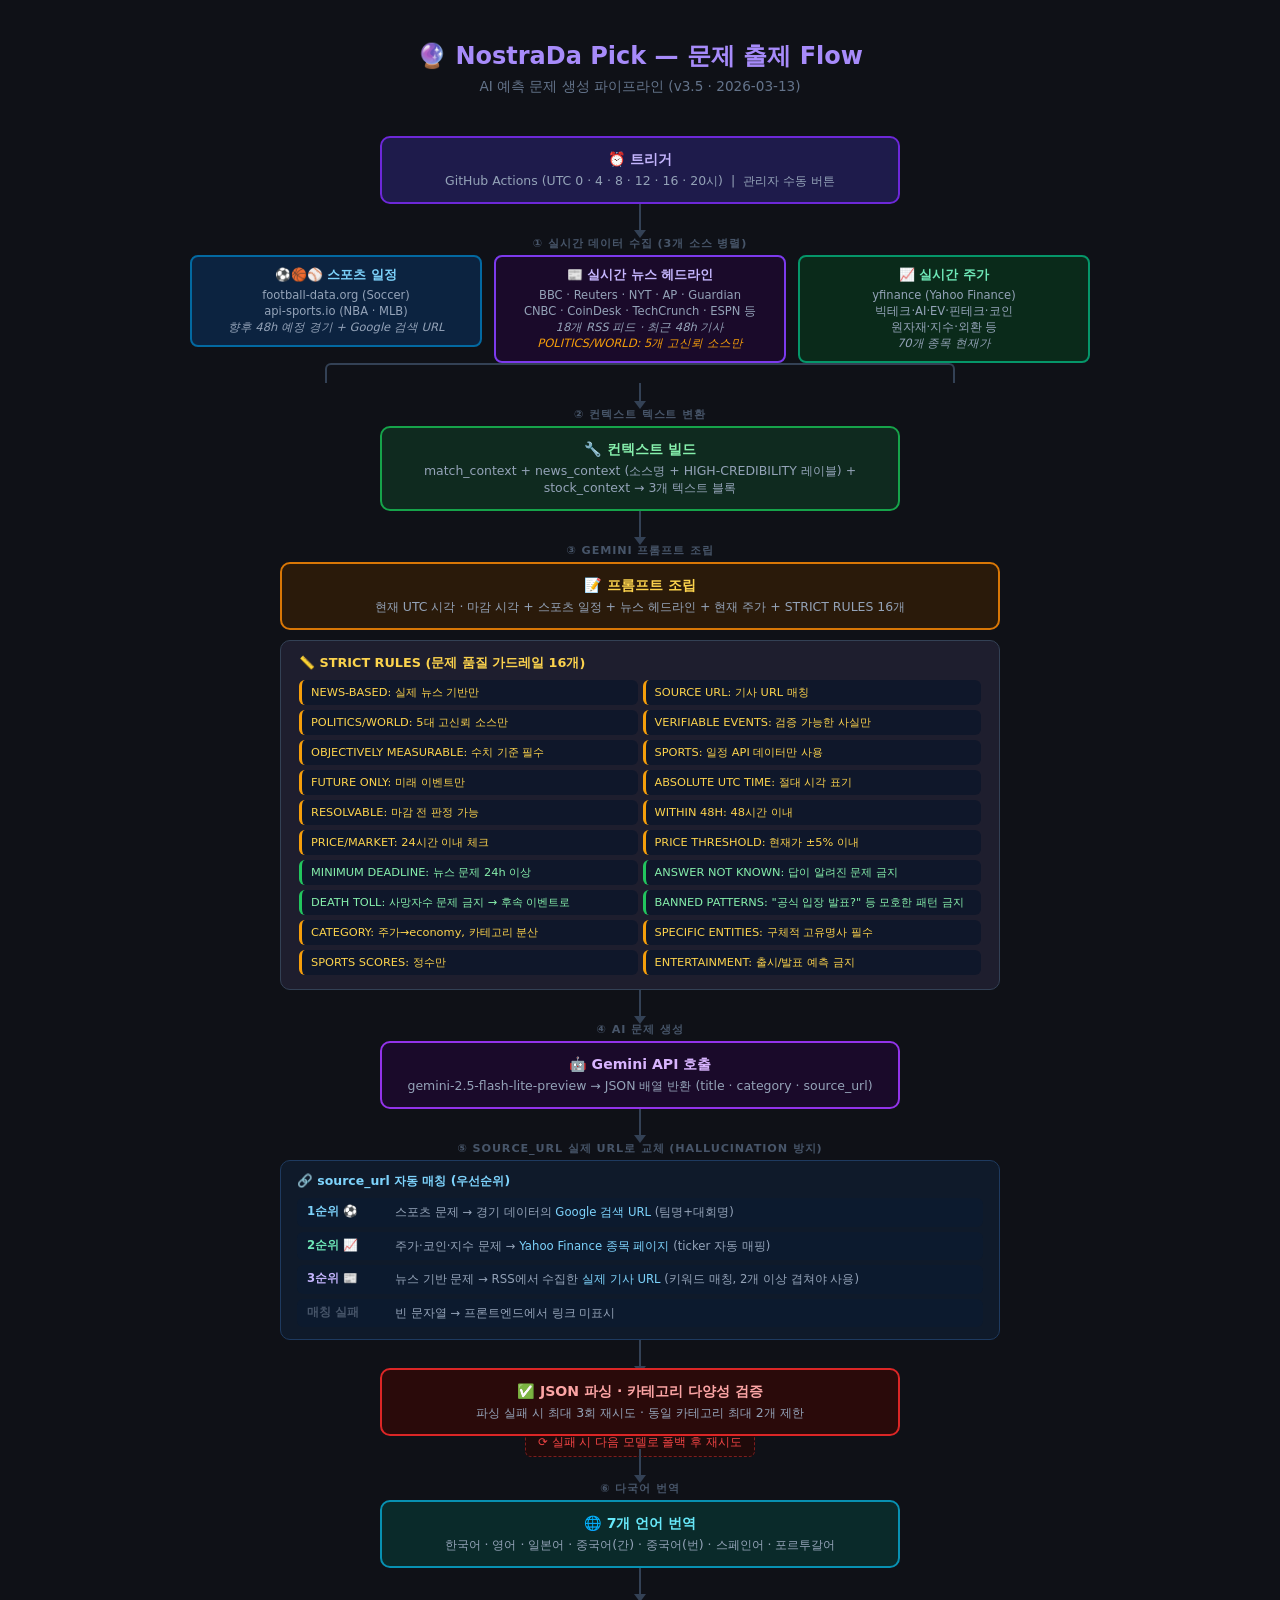
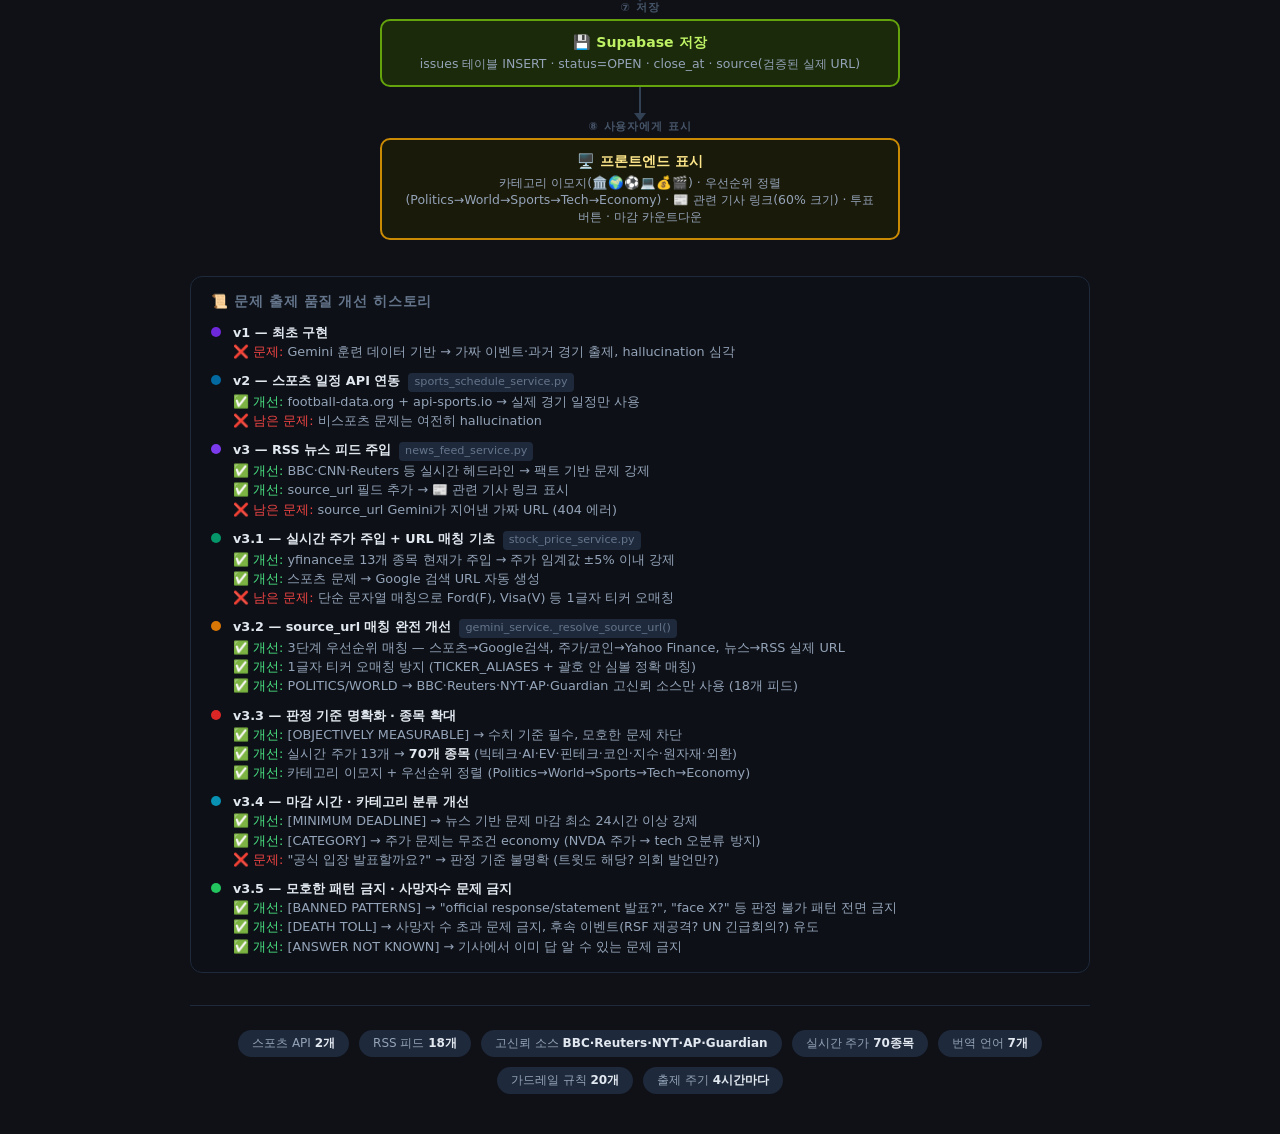
<file: docs/issue_generation_flow.html>
<!DOCTYPE html>
<html lang="ko">
<head>
<meta charset="UTF-8">
<meta name="viewport" content="width=device-width, initial-scale=1.0">
<title>NostraDa Pick — 문제 출제 플로우</title>
<style>
  * { box-sizing: border-box; margin: 0; padding: 0; }
  body {
    background: #0f1117;
    color: #e2e8f0;
    font-family: 'Segoe UI', system-ui, sans-serif;
    padding: 40px 20px;
  }
  h1 {
    text-align: center;
    font-size: 1.5rem;
    color: #a78bfa;
    margin-bottom: 6px;
  }
  .subtitle {
    text-align: center;
    font-size: 0.85rem;
    color: #64748b;
    margin-bottom: 40px;
  }

  /* ── Layout ── */
  .flow {
    display: flex;
    flex-direction: column;
    align-items: center;
    gap: 0;
    max-width: 900px;
    margin: 0 auto;
  }

  /* ── Boxes ── */
  .node {
    border-radius: 10px;
    padding: 12px 20px;
    text-align: center;
    font-size: 0.88rem;
    font-weight: 600;
    width: 100%;
    max-width: 520px;
    position: relative;
  }
  .node .sub {
    font-weight: 400;
    font-size: 0.78rem;
    color: #94a3b8;
    margin-top: 4px;
  }

  .trigger  { background: #1e1b4b; border: 2px solid #6d28d9; color: #c4b5fd; }
  .collect  { background: #0c2340; border: 2px solid #0369a1; color: #7dd3fc; }
  .build    { background: #0f2a1f; border: 2px solid #16a34a; color: #86efac; }
  .prompt   { background: #2a1a0a; border: 2px solid #d97706; color: #fcd34d; }
  .gemini   { background: #1a0a2a; border: 2px solid #9333ea; color: #d8b4fe; }
  .validate { background: #2a0a0a; border: 2px solid #dc2626; color: #fca5a5; }
  .translate{ background: #0a2a2a; border: 2px solid #0891b2; color: #67e8f9; }
  .save     { background: #1a2a0a; border: 2px solid #65a30d; color: #bef264; }
  .frontend { background: #1a1a0a; border: 2px solid #ca8a04; color: #fde68a; }

  /* ── Parallel collect section ── */
  .parallel-row {
    display: flex;
    gap: 12px;
    width: 100%;
    max-width: 900px;
    justify-content: center;
  }
  .parallel-col {
    flex: 1;
    display: flex;
    flex-direction: column;
    align-items: center;
    gap: 0;
    min-width: 0;
  }
  .parallel-node {
    border-radius: 8px;
    padding: 10px 12px;
    text-align: center;
    font-size: 0.8rem;
    font-weight: 600;
    width: 100%;
  }
  .parallel-node .source {
    font-weight: 400;
    font-size: 0.72rem;
    color: #94a3b8;
    margin-top: 3px;
    line-height: 1.4;
  }
  .pn-sports  { background: #0c2340; border: 2px solid #0369a1; color: #7dd3fc; }
  .pn-news    { background: #1a0a2a; border: 2px solid #7c3aed; color: #c4b5fd; }
  .pn-stock   { background: #0a2a1a; border: 2px solid #059669; color: #6ee7b7; }

  /* ── Arrows ── */
  .arrow {
    width: 2px;
    height: 28px;
    background: #334155;
    position: relative;
    align-self: center;
  }
  .arrow::after {
    content: '';
    position: absolute;
    bottom: -6px;
    left: 50%;
    transform: translateX(-50%);
    border-left: 6px solid transparent;
    border-right: 6px solid transparent;
    border-top: 8px solid #334155;
  }

  /* ── Merge line above prompt ── */
  .merge-zone {
    display: flex;
    flex-direction: column;
    align-items: center;
    width: 100%;
    max-width: 900px;
  }
  .merge-bracket {
    width: 70%;
    height: 20px;
    border: 2px solid #334155;
    border-bottom: none;
    border-radius: 6px 6px 0 0;
    margin-bottom: 0;
  }

  /* ── URL 매칭 박스 ── */
  .url-box {
    width: 100%;
    max-width: 720px;
    background: #0f1a2a;
    border: 1px solid #1e3a5f;
    border-radius: 10px;
    padding: 12px 16px;
    margin: 0;
  }
  .url-box h3 {
    font-size: 0.78rem;
    color: #7dd3fc;
    margin-bottom: 8px;
  }
  .url-grid {
    display: flex;
    flex-direction: column;
    gap: 5px;
  }
  .url-row {
    display: flex;
    align-items: flex-start;
    gap: 8px;
    font-size: 0.73rem;
    background: #0c1a2e;
    border-radius: 6px;
    padding: 6px 10px;
  }
  .url-label {
    font-weight: 700;
    flex-shrink: 0;
    min-width: 80px;
  }
  .url-desc { color: #94a3b8; line-height: 1.4; }
  .url-desc em { color: #7dd3fc; font-style: normal; }

  /* ── Rules box ── */
  .rules-box {
    width: 100%;
    max-width: 720px;
    background: #1e1e2e;
    border: 1px solid #334155;
    border-radius: 10px;
    padding: 14px 18px;
    margin: 0;
  }
  .rules-box h3 {
    font-size: 0.8rem;
    color: #fcd34d;
    margin-bottom: 8px;
  }
  .rules-grid {
    display: grid;
    grid-template-columns: 1fr 1fr;
    gap: 5px;
  }
  .rule-tag {
    background: #0f172a;
    border-radius: 6px;
    padding: 5px 9px;
    font-size: 0.71rem;
    color: #94a3b8;
    border-left: 3px solid #475569;
  }
  .rule-tag.active { border-left-color: #f59e0b; color: #fcd34d; }
  .rule-tag.new    { border-left-color: #22c55e; color: #86efac; }

  /* ── Retry loop ── */
  .retry-note {
    font-size: 0.72rem;
    color: #ef4444;
    background: #1f0a0a;
    border: 1px dashed #7f1d1d;
    border-radius: 6px;
    padding: 6px 12px;
    margin-top: -8px;
    margin-bottom: -8px;
    align-self: center;
  }

  /* ── Stats bar ── */
  .stats-bar {
    display: flex;
    gap: 10px;
    flex-wrap: wrap;
    justify-content: center;
    width: 100%;
    max-width: 900px;
    margin-top: 32px;
    padding-top: 24px;
    border-top: 1px solid #1e293b;
  }
  .stat-chip {
    background: #1e293b;
    border-radius: 20px;
    padding: 5px 14px;
    font-size: 0.75rem;
    color: #94a3b8;
  }
  .stat-chip span { color: #e2e8f0; font-weight: 700; }

  /* ── Section label ── */
  .section-label {
    font-size: 0.7rem;
    font-weight: 700;
    letter-spacing: 0.08em;
    color: #475569;
    text-transform: uppercase;
    margin: 4px 0;
    align-self: center;
  }

  /* ── Problem history ── */
  .history {
    width: 100%;
    max-width: 900px;
    margin-top: 36px;
    padding: 16px 20px;
    background: #0d1117;
    border: 1px solid #1e293b;
    border-radius: 12px;
  }
  .history h2 {
    font-size: 0.85rem;
    color: #64748b;
    margin-bottom: 12px;
    text-transform: uppercase;
    letter-spacing: 0.05em;
  }
  .timeline {
    display: flex;
    flex-direction: column;
    gap: 10px;
  }
  .tl-item {
    display: flex;
    gap: 12px;
    align-items: flex-start;
  }
  .tl-dot {
    width: 10px;
    height: 10px;
    border-radius: 50%;
    margin-top: 4px;
    flex-shrink: 0;
  }
  .tl-content { font-size: 0.8rem; line-height: 1.5; color: #94a3b8; }
  .tl-content strong { color: #e2e8f0; }
  .tl-content .tag {
    display: inline-block;
    background: #1e293b;
    border-radius: 4px;
    padding: 1px 6px;
    font-size: 0.7rem;
    margin-left: 4px;
    color: #64748b;
  }
  .tl-content .problem { color: #ef4444; }
  .tl-content .fix    { color: #4ade80; }
</style>
</head>
<body>

<h1>🔮 NostraDa Pick — 문제 출제 Flow</h1>
<p class="subtitle">AI 예측 문제 생성 파이프라인 (v3.5 · 2026-03-13)</p>

<div class="flow">

  <!-- STEP 1: 트리거 -->
  <div class="node trigger">
    ⏰ 트리거
    <div class="sub">GitHub Actions (UTC 0 · 4 · 8 · 12 · 16 · 20시) &nbsp;|&nbsp; 관리자 수동 버튼</div>
  </div>
  <div class="arrow"></div>

  <!-- STEP 2: 병렬 데이터 수집 -->
  <div class="section-label">① 실시간 데이터 수집 (3개 소스 병렬)</div>
  <div class="parallel-row">

    <div class="parallel-col">
      <div class="parallel-node pn-sports">
        ⚽🏀⚾ 스포츠 일정
        <div class="source">
          football-data.org (Soccer)<br>
          api-sports.io (NBA · MLB)<br>
          <em>향후 48h 예정 경기 + Google 검색 URL</em>
        </div>
      </div>
    </div>

    <div class="parallel-col">
      <div class="parallel-node pn-news">
        📰 실시간 뉴스 헤드라인
        <div class="source">
          BBC · Reuters · NYT · AP · Guardian<br>
          CNBC · CoinDesk · TechCrunch · ESPN 등<br>
          <em>18개 RSS 피드 · 최근 48h 기사</em><br>
          <em style="color:#f59e0b;">POLITICS/WORLD: 5개 고신뢰 소스만</em>
        </div>
      </div>
    </div>

    <div class="parallel-col">
      <div class="parallel-node pn-stock">
        📈 실시간 주가
        <div class="source">
          yfinance (Yahoo Finance)<br>
          빅테크·AI·EV·핀테크·코인<br>
          원자재·지수·외환 등<br>
          <em>70개 종목 현재가</em>
        </div>
      </div>
    </div>

  </div>

  <!-- merge -->
  <div class="merge-zone">
    <div class="merge-bracket"></div>
    <div class="arrow" style="height:20px;"></div>
  </div>

  <!-- STEP 3: 컨텍스트 빌드 -->
  <div class="section-label">② 컨텍스트 텍스트 변환</div>
  <div class="node build">
    🔧 컨텍스트 빌드
    <div class="sub">match_context + news_context (소스명 + HIGH-CREDIBILITY 레이블) + stock_context → 3개 텍스트 블록</div>
  </div>
  <div class="arrow"></div>

  <!-- STEP 4: 프롬프트 조립 -->
  <div class="section-label">③ Gemini 프롬프트 조립</div>
  <div class="node prompt" style="max-width:720px;">
    📝 프롬프트 조립
    <div class="sub">현재 UTC 시각 · 마감 시각 + 스포츠 일정 + 뉴스 헤드라인 + 현재 주가 + STRICT RULES 16개</div>
  </div>
  <div style="height:10px;"></div>
  <div class="rules-box">
    <h3>📏 STRICT RULES (문제 품질 가드레일 16개)</h3>
    <div class="rules-grid">
      <div class="rule-tag active">NEWS-BASED: 실제 뉴스 기반만</div>
      <div class="rule-tag active">SOURCE URL: 기사 URL 매칭</div>
      <div class="rule-tag active">POLITICS/WORLD: 5대 고신뢰 소스만</div>
      <div class="rule-tag active">VERIFIABLE EVENTS: 검증 가능한 사실만</div>
      <div class="rule-tag active">OBJECTIVELY MEASURABLE: 수치 기준 필수</div>
      <div class="rule-tag active">SPORTS: 일정 API 데이터만 사용</div>
      <div class="rule-tag active">FUTURE ONLY: 미래 이벤트만</div>
      <div class="rule-tag active">ABSOLUTE UTC TIME: 절대 시각 표기</div>
      <div class="rule-tag active">RESOLVABLE: 마감 전 판정 가능</div>
      <div class="rule-tag active">WITHIN 48H: 48시간 이내</div>
      <div class="rule-tag active">PRICE/MARKET: 24시간 이내 체크</div>
      <div class="rule-tag active">PRICE THRESHOLD: 현재가 ±5% 이내</div>
      <div class="rule-tag new">MINIMUM DEADLINE: 뉴스 문제 24h 이상</div>
      <div class="rule-tag new">ANSWER NOT KNOWN: 답이 알려진 문제 금지</div>
      <div class="rule-tag new">DEATH TOLL: 사망자수 문제 금지 → 후속 이벤트로</div>
      <div class="rule-tag new">BANNED PATTERNS: "공식 입장 발표?" 등 모호한 패턴 금지</div>
      <div class="rule-tag active">CATEGORY: 주가→economy, 카테고리 분산</div>
      <div class="rule-tag active">SPECIFIC ENTITIES: 구체적 고유명사 필수</div>
      <div class="rule-tag active">SPORTS SCORES: 정수만</div>
      <div class="rule-tag active">ENTERTAINMENT: 출시/발표 예측 금지</div>
    </div>
  </div>
  <div class="arrow"></div>

  <!-- STEP 5: Gemini 호출 -->
  <div class="section-label">④ AI 문제 생성</div>
  <div class="node gemini">
    🤖 Gemini API 호출
    <div class="sub">gemini-2.5-flash-lite-preview → JSON 배열 반환 (title · category · source_url)</div>
  </div>
  <div class="arrow"></div>

  <!-- STEP 5.5: source_url 매칭 -->
  <div class="section-label">⑤ source_url 실제 URL로 교체 (hallucination 방지)</div>
  <div class="url-box">
    <h3>🔗 source_url 자동 매칭 (우선순위)</h3>
    <div class="url-grid">
      <div class="url-row">
        <span class="url-label" style="color:#7dd3fc;">1순위 ⚽</span>
        <span class="url-desc">스포츠 문제 → 경기 데이터의 <em>Google 검색 URL</em> (팀명+대회명)</span>
      </div>
      <div class="url-row">
        <span class="url-label" style="color:#6ee7b7;">2순위 📈</span>
        <span class="url-desc">주가·코인·지수 문제 → <em>Yahoo Finance 종목 페이지</em> (ticker 자동 매핑)</span>
      </div>
      <div class="url-row">
        <span class="url-label" style="color:#c4b5fd;">3순위 📰</span>
        <span class="url-desc">뉴스 기반 문제 → RSS에서 수집한 <em>실제 기사 URL</em> (키워드 매칭, 2개 이상 겹쳐야 사용)</span>
      </div>
      <div class="url-row">
        <span class="url-label" style="color:#475569;">매칭 실패</span>
        <span class="url-desc">빈 문자열 → 프론트엔드에서 링크 미표시</span>
      </div>
    </div>
  </div>
  <div class="arrow"></div>

  <!-- STEP 6: 검증 -->
  <div class="node validate">
    ✅ JSON 파싱 · 카테고리 다양성 검증
    <div class="sub">파싱 실패 시 최대 3회 재시도 · 동일 카테고리 최대 2개 제한</div>
  </div>
  <div class="retry-note">⟳ 실패 시 다음 모델로 폴백 후 재시도</div>
  <div class="arrow"></div>

  <!-- STEP 7: 번역 -->
  <div class="section-label">⑥ 다국어 번역</div>
  <div class="node translate">
    🌐 7개 언어 번역
    <div class="sub">한국어 · 영어 · 일본어 · 중국어(간) · 중국어(번) · 스페인어 · 포르투갈어</div>
  </div>
  <div class="arrow"></div>

  <!-- STEP 8: DB 저장 -->
  <div class="section-label">⑦ 저장</div>
  <div class="node save">
    💾 Supabase 저장
    <div class="sub">issues 테이블 INSERT · status=OPEN · close_at · source(검증된 실제 URL)</div>
  </div>
  <div class="arrow"></div>

  <!-- STEP 9: 프론트엔드 -->
  <div class="section-label">⑧ 사용자에게 표시</div>
  <div class="node frontend">
    🖥️ 프론트엔드 표시
    <div class="sub">카테고리 이모지(🏛️🌍⚽💻💰🎬) · 우선순위 정렬(Politics→World→Sports→Tech→Economy) · 📰 관련 기사 링크(60% 크기) · 투표 버튼 · 마감 카운트다운</div>
  </div>

  <!-- ── 개선 히스토리 ── -->
  <div class="history">
    <h2>📜 문제 출제 품질 개선 히스토리</h2>
    <div class="timeline">

      <div class="tl-item">
        <div class="tl-dot" style="background:#6d28d9;"></div>
        <div class="tl-content">
          <strong>v1 — 최초 구현</strong>
          <div><span class="problem">❌ 문제:</span> Gemini 훈련 데이터 기반 → 가짜 이벤트·과거 경기 출제, hallucination 심각</div>
        </div>
      </div>

      <div class="tl-item">
        <div class="tl-dot" style="background:#0369a1;"></div>
        <div class="tl-content">
          <strong>v2 — 스포츠 일정 API 연동</strong> <span class="tag">sports_schedule_service.py</span>
          <div><span class="fix">✅ 개선:</span> football-data.org + api-sports.io → 실제 경기 일정만 사용</div>
          <div><span class="problem">❌ 남은 문제:</span> 비스포츠 문제는 여전히 hallucination</div>
        </div>
      </div>

      <div class="tl-item">
        <div class="tl-dot" style="background:#7c3aed;"></div>
        <div class="tl-content">
          <strong>v3 — RSS 뉴스 피드 주입</strong> <span class="tag">news_feed_service.py</span>
          <div><span class="fix">✅ 개선:</span> BBC·CNN·Reuters 등 실시간 헤드라인 → 팩트 기반 문제 강제</div>
          <div><span class="fix">✅ 개선:</span> source_url 필드 추가 → 📰 관련 기사 링크 표시</div>
          <div><span class="problem">❌ 남은 문제:</span> source_url Gemini가 지어낸 가짜 URL (404 에러)</div>
        </div>
      </div>

      <div class="tl-item">
        <div class="tl-dot" style="background:#059669;"></div>
        <div class="tl-content">
          <strong>v3.1 — 실시간 주가 주입 + URL 매칭 기초</strong> <span class="tag">stock_price_service.py</span>
          <div><span class="fix">✅ 개선:</span> yfinance로 13개 종목 현재가 주입 → 주가 임계값 ±5% 이내 강제</div>
          <div><span class="fix">✅ 개선:</span> 스포츠 문제 → Google 검색 URL 자동 생성</div>
          <div><span class="problem">❌ 남은 문제:</span> 단순 문자열 매칭으로 Ford(F), Visa(V) 등 1글자 티커 오매칭</div>
        </div>
      </div>

      <div class="tl-item">
        <div class="tl-dot" style="background:#d97706;"></div>
        <div class="tl-content">
          <strong>v3.2 — source_url 매칭 완전 개선</strong> <span class="tag">gemini_service._resolve_source_url()</span>
          <div><span class="fix">✅ 개선:</span> 3단계 우선순위 매칭 — 스포츠→Google검색, 주가/코인→Yahoo Finance, 뉴스→RSS 실제 URL</div>
          <div><span class="fix">✅ 개선:</span> 1글자 티커 오매칭 방지 (TICKER_ALIASES + 괄호 안 심볼 정확 매칭)</div>
          <div><span class="fix">✅ 개선:</span> POLITICS/WORLD → BBC·Reuters·NYT·AP·Guardian 고신뢰 소스만 사용 (18개 피드)</div>
        </div>
      </div>

      <div class="tl-item">
        <div class="tl-dot" style="background:#dc2626;"></div>
        <div class="tl-content">
          <strong>v3.3 — 판정 기준 명확화 · 종목 확대</strong>
          <div><span class="fix">✅ 개선:</span> [OBJECTIVELY MEASURABLE] → 수치 기준 필수, 모호한 문제 차단</div>
          <div><span class="fix">✅ 개선:</span> 실시간 주가 13개 → <strong>70개 종목</strong> (빅테크·AI·EV·핀테크·코인·지수·원자재·외환)</div>
          <div><span class="fix">✅ 개선:</span> 카테고리 이모지 + 우선순위 정렬 (Politics→World→Sports→Tech→Economy)</div>
        </div>
      </div>

      <div class="tl-item">
        <div class="tl-dot" style="background:#0891b2;"></div>
        <div class="tl-content">
          <strong>v3.4 — 마감 시간 · 카테고리 분류 개선</strong>
          <div><span class="fix">✅ 개선:</span> [MINIMUM DEADLINE] → 뉴스 기반 문제 마감 최소 24시간 이상 강제</div>
          <div><span class="fix">✅ 개선:</span> [CATEGORY] → 주가 문제는 무조건 economy (NVDA 주가 → tech 오분류 방지)</div>
          <div><span class="problem">❌ 문제:</span> "공식 입장 발표할까요?" → 판정 기준 불명확 (트윗도 해당? 의회 발언만?)</div>
        </div>
      </div>

      <div class="tl-item">
        <div class="tl-dot" style="background:#22c55e;"></div>
        <div class="tl-content">
          <strong>v3.5 — 모호한 패턴 금지 · 사망자수 문제 금지</strong>
          <div><span class="fix">✅ 개선:</span> [BANNED PATTERNS] → "official response/statement 발표?", "face X?" 등 판정 불가 패턴 전면 금지</div>
          <div><span class="fix">✅ 개선:</span> [DEATH TOLL] → 사망자 수 초과 문제 금지, 후속 이벤트(RSF 재공격? UN 긴급회의?) 유도</div>
          <div><span class="fix">✅ 개선:</span> [ANSWER NOT KNOWN] → 기사에서 이미 답 알 수 있는 문제 금지</div>
        </div>
      </div>

    </div>
  </div>

  <!-- stats -->
  <div class="stats-bar">
    <div class="stat-chip">스포츠 API <span>2개</span></div>
    <div class="stat-chip">RSS 피드 <span>18개</span></div>
    <div class="stat-chip">고신뢰 소스 <span>BBC·Reuters·NYT·AP·Guardian</span></div>
    <div class="stat-chip">실시간 주가 <span>70종목</span></div>
    <div class="stat-chip">번역 언어 <span>7개</span></div>
    <div class="stat-chip">가드레일 규칙 <span>20개</span></div>
    <div class="stat-chip">출제 주기 <span>4시간마다</span></div>
  </div>

</div>

</body>
</html>
</file>
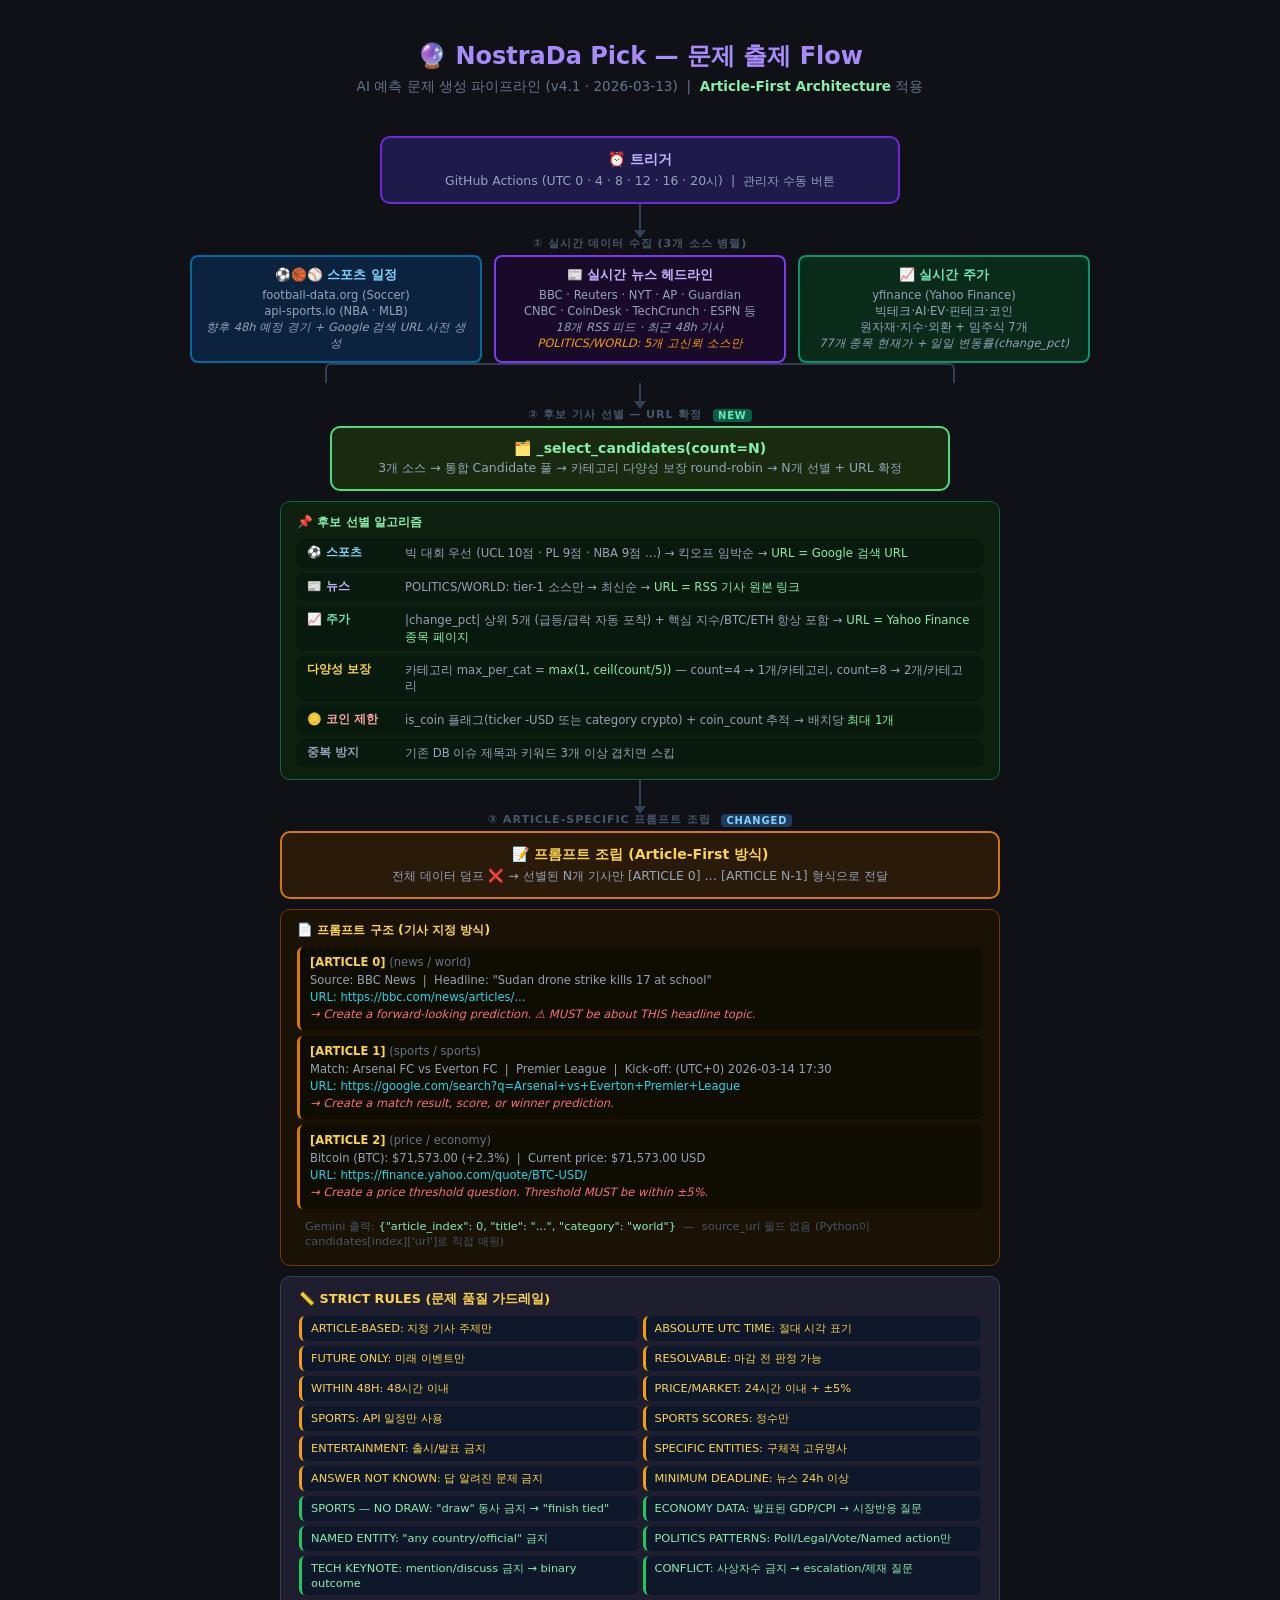
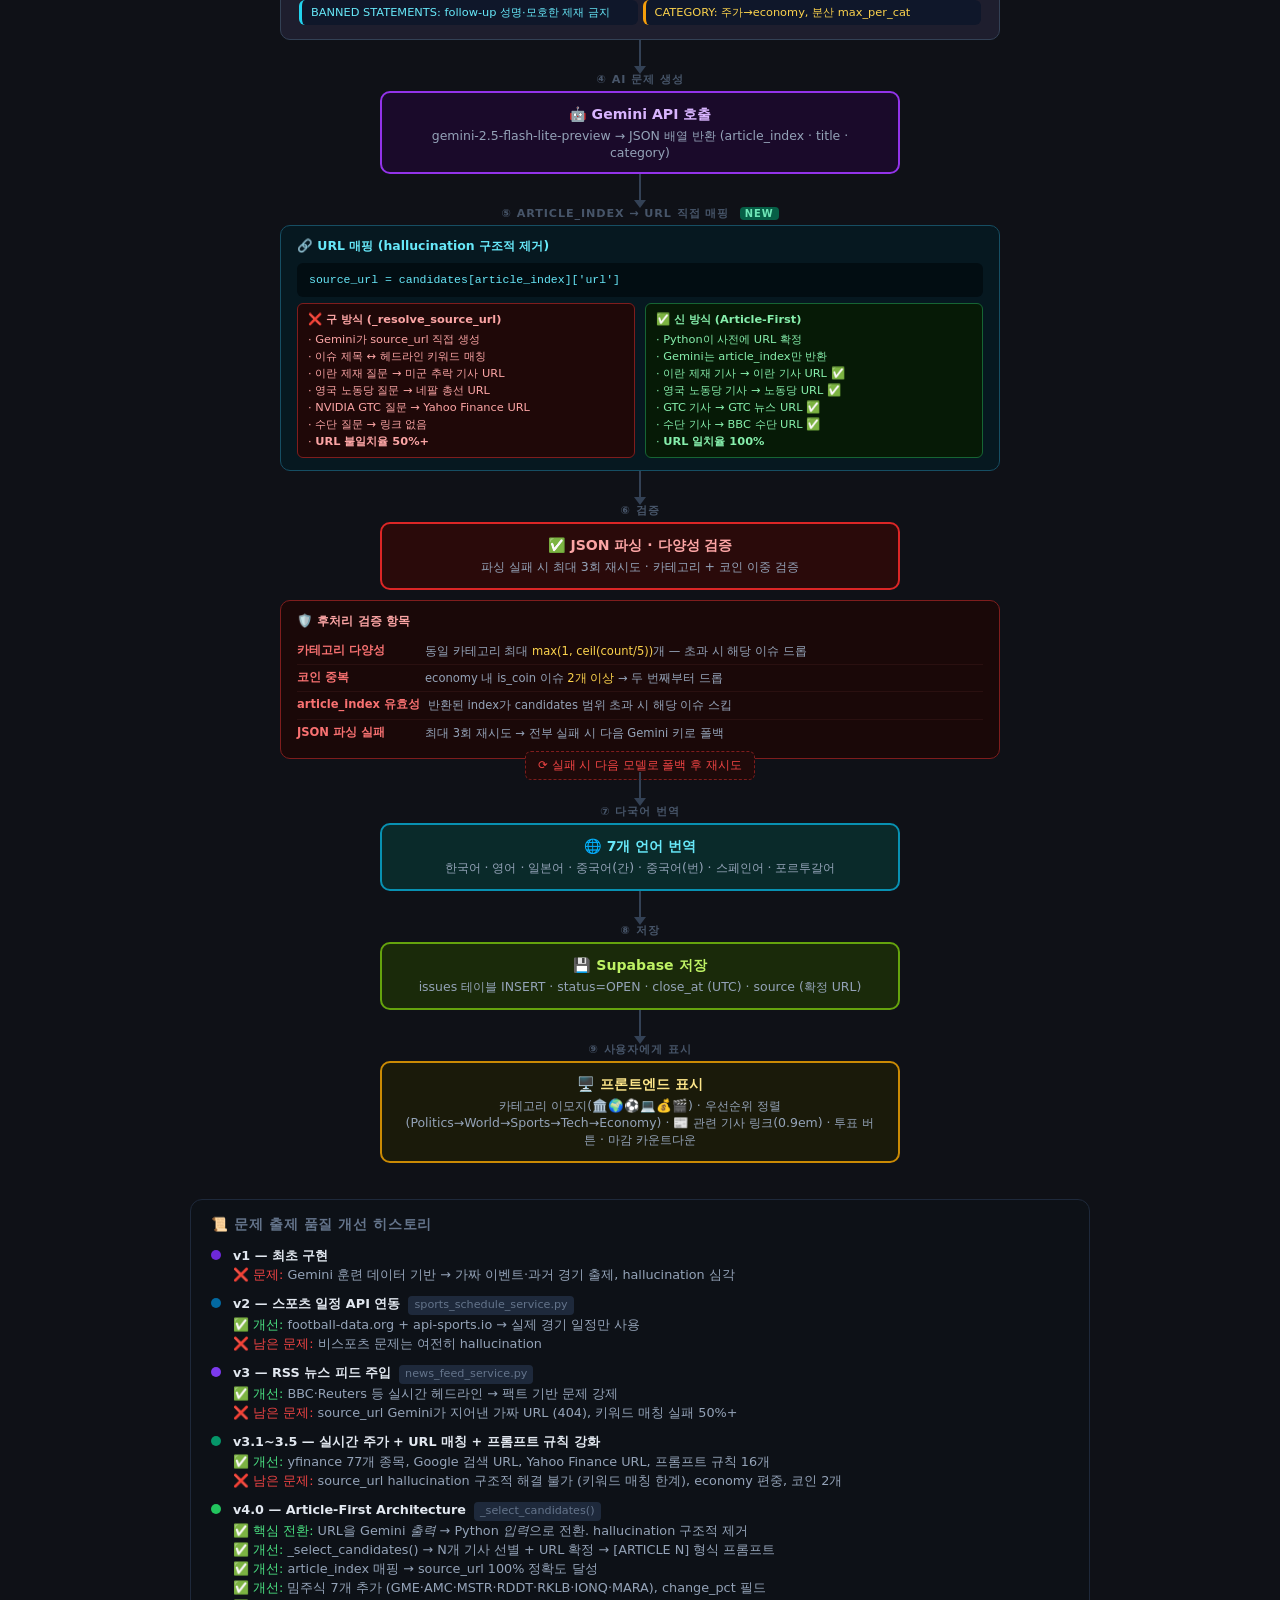
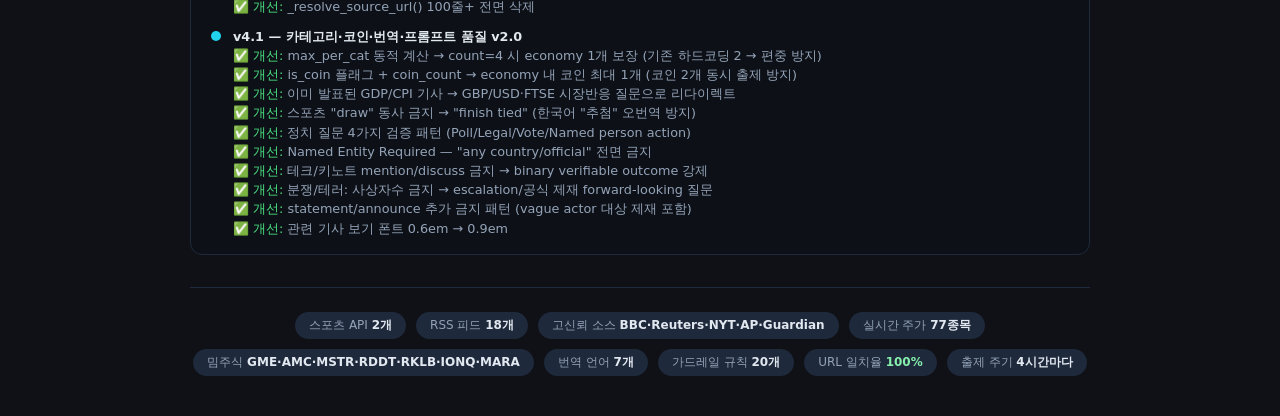
<file: docs/issue_generation_flow2.html>
<!DOCTYPE html>
<html lang="ko">
<head>
<meta charset="UTF-8">
<meta name="viewport" content="width=device-width, initial-scale=1.0">
<title>NostraDa Pick — 문제 출제 플로우 v2</title>
<style>
  * { box-sizing: border-box; margin: 0; padding: 0; }
  body {
    background: #0f1117;
    color: #e2e8f0;
    font-family: 'Segoe UI', system-ui, sans-serif;
    padding: 40px 20px;
  }
  h1 {
    text-align: center;
    font-size: 1.5rem;
    color: #a78bfa;
    margin-bottom: 6px;
  }
  .subtitle {
    text-align: center;
    font-size: 0.85rem;
    color: #64748b;
    margin-bottom: 40px;
  }

  /* ── Layout ── */
  .flow {
    display: flex;
    flex-direction: column;
    align-items: center;
    gap: 0;
    max-width: 900px;
    margin: 0 auto;
  }

  /* ── Boxes ── */
  .node {
    border-radius: 10px;
    padding: 12px 20px;
    text-align: center;
    font-size: 0.88rem;
    font-weight: 600;
    width: 100%;
    max-width: 520px;
    position: relative;
  }
  .node .sub {
    font-weight: 400;
    font-size: 0.78rem;
    color: #94a3b8;
    margin-top: 4px;
  }

  .trigger   { background: #1e1b4b; border: 2px solid #6d28d9; color: #c4b5fd; }
  .collect   { background: #0c2340; border: 2px solid #0369a1; color: #7dd3fc; }
  .select    { background: #1a2a10; border: 2px solid #4ade80; color: #86efac; }
  .prompt    { background: #2a1a0a; border: 2px solid #d97706; color: #fcd34d; }
  .gemini    { background: #1a0a2a; border: 2px solid #9333ea; color: #d8b4fe; }
  .mapping   { background: #0a1a2a; border: 2px solid #22d3ee; color: #67e8f9; }
  .validate  { background: #2a0a0a; border: 2px solid #dc2626; color: #fca5a5; }
  .translate { background: #0a2a2a; border: 2px solid #0891b2; color: #67e8f9; }
  .save      { background: #1a2a0a; border: 2px solid #65a30d; color: #bef264; }
  .frontend  { background: #1a1a0a; border: 2px solid #ca8a04; color: #fde68a; }

  /* ── Parallel collect section ── */
  .parallel-row {
    display: flex;
    gap: 12px;
    width: 100%;
    max-width: 900px;
    justify-content: center;
  }
  .parallel-col {
    flex: 1;
    display: flex;
    flex-direction: column;
    align-items: center;
    gap: 0;
    min-width: 0;
  }
  .parallel-node {
    border-radius: 8px;
    padding: 10px 12px;
    text-align: center;
    font-size: 0.8rem;
    font-weight: 600;
    width: 100%;
  }
  .parallel-node .source {
    font-weight: 400;
    font-size: 0.72rem;
    color: #94a3b8;
    margin-top: 3px;
    line-height: 1.4;
  }
  .pn-sports { background: #0c2340; border: 2px solid #0369a1; color: #7dd3fc; }
  .pn-news   { background: #1a0a2a; border: 2px solid #7c3aed; color: #c4b5fd; }
  .pn-stock  { background: #0a2a1a; border: 2px solid #059669; color: #6ee7b7; }

  /* ── Arrows ── */
  .arrow {
    width: 2px;
    height: 28px;
    background: #334155;
    position: relative;
    align-self: center;
  }
  .arrow::after {
    content: '';
    position: absolute;
    bottom: -6px;
    left: 50%;
    transform: translateX(-50%);
    border-left: 6px solid transparent;
    border-right: 6px solid transparent;
    border-top: 8px solid #334155;
  }

  /* ── Merge line above candidate select ── */
  .merge-zone {
    display: flex;
    flex-direction: column;
    align-items: center;
    width: 100%;
    max-width: 900px;
  }
  .merge-bracket {
    width: 70%;
    height: 20px;
    border: 2px solid #334155;
    border-bottom: none;
    border-radius: 6px 6px 0 0;
    margin-bottom: 0;
  }

  /* ── Candidate select detail box ── */
  .select-box {
    width: 100%;
    max-width: 720px;
    background: #0d2010;
    border: 1px solid #166534;
    border-radius: 10px;
    padding: 12px 16px;
    margin: 0;
  }
  .select-box h3 {
    font-size: 0.78rem;
    color: #86efac;
    margin-bottom: 8px;
  }
  .select-grid {
    display: flex;
    flex-direction: column;
    gap: 5px;
  }
  .select-row {
    display: flex;
    align-items: flex-start;
    gap: 8px;
    font-size: 0.73rem;
    background: #081a0e;
    border-radius: 6px;
    padding: 6px 10px;
  }
  .select-label {
    font-weight: 700;
    flex-shrink: 0;
    min-width: 90px;
  }
  .select-desc { color: #94a3b8; line-height: 1.4; }
  .select-desc em { color: #86efac; font-style: normal; }

  /* ── Article prompt box ── */
  .article-box {
    width: 100%;
    max-width: 720px;
    background: #1a1205;
    border: 1px solid #78350f;
    border-radius: 10px;
    padding: 12px 16px;
    margin: 0;
    font-size: 0.72rem;
  }
  .article-box h3 {
    font-size: 0.78rem;
    color: #fcd34d;
    margin-bottom: 8px;
  }
  .article-card {
    background: #0f0c02;
    border-radius: 6px;
    padding: 7px 10px;
    margin-bottom: 6px;
    border-left: 3px solid #d97706;
    line-height: 1.5;
  }
  .article-card .art-type { color: #fcd34d; font-weight: 700; }
  .article-card .art-body { color: #94a3b8; }
  .article-card .art-url  { color: #22d3ee; }
  .article-card .art-inst { color: #f87171; font-style: italic; }

  /* ── Mapping box ── */
  .map-box {
    width: 100%;
    max-width: 720px;
    background: #061820;
    border: 1px solid #164e63;
    border-radius: 10px;
    padding: 12px 16px;
    margin: 0;
  }
  .map-box h3 {
    font-size: 0.78rem;
    color: #67e8f9;
    margin-bottom: 8px;
  }
  .map-code {
    background: #020d12;
    border-radius: 6px;
    padding: 8px 12px;
    font-family: 'Cascadia Code', 'Fira Code', monospace;
    font-size: 0.72rem;
    color: #67e8f9;
    line-height: 1.6;
    margin-bottom: 6px;
  }
  .map-compare {
    display: flex;
    gap: 10px;
  }
  .map-old {
    flex: 1;
    background: #1f0808;
    border: 1px solid #7f1d1d;
    border-radius: 6px;
    padding: 7px 10px;
    font-size: 0.71rem;
    color: #fca5a5;
    line-height: 1.5;
  }
  .map-new {
    flex: 1;
    background: #061a06;
    border: 1px solid #166534;
    border-radius: 6px;
    padding: 7px 10px;
    font-size: 0.71rem;
    color: #86efac;
    line-height: 1.5;
  }
  .map-old .cap, .map-new .cap { font-weight: 700; margin-bottom: 3px; }

  /* ── Rules box ── */
  .rules-box {
    width: 100%;
    max-width: 720px;
    background: #1e1e2e;
    border: 1px solid #334155;
    border-radius: 10px;
    padding: 14px 18px;
    margin: 0;
  }
  .rules-box h3 {
    font-size: 0.8rem;
    color: #fcd34d;
    margin-bottom: 8px;
  }
  .rules-grid {
    display: grid;
    grid-template-columns: 1fr 1fr;
    gap: 5px;
  }
  .rule-tag {
    background: #0f172a;
    border-radius: 6px;
    padding: 5px 9px;
    font-size: 0.71rem;
    color: #94a3b8;
    border-left: 3px solid #475569;
  }
  .rule-tag.active { border-left-color: #f59e0b; color: #fcd34d; }
  .rule-tag.new    { border-left-color: #22c55e; color: #86efac; }
  .rule-tag.v2     { border-left-color: #22d3ee; color: #67e8f9; }

  /* ── Validate detail ── */
  .validate-box {
    width: 100%;
    max-width: 720px;
    background: #1a0808;
    border: 1px solid #7f1d1d;
    border-radius: 10px;
    padding: 12px 16px;
    margin: 0;
  }
  .validate-box h3 { font-size: 0.78rem; color: #fca5a5; margin-bottom: 8px; }
  .v-row {
    display: flex;
    gap: 8px;
    align-items: flex-start;
    font-size: 0.72rem;
    padding: 5px 0;
    border-bottom: 1px solid #2a1010;
  }
  .v-row:last-child { border-bottom: none; }
  .v-label { color: #f87171; font-weight: 700; flex-shrink: 0; min-width: 120px; }
  .v-desc  { color: #94a3b8; line-height: 1.4; }
  .v-desc em { color: #fcd34d; font-style: normal; }

  /* ── Retry loop ── */
  .retry-note {
    font-size: 0.72rem;
    color: #ef4444;
    background: #1f0a0a;
    border: 1px dashed #7f1d1d;
    border-radius: 6px;
    padding: 6px 12px;
    margin-top: -8px;
    margin-bottom: -8px;
    align-self: center;
  }

  /* ── Stats bar ── */
  .stats-bar {
    display: flex;
    gap: 10px;
    flex-wrap: wrap;
    justify-content: center;
    width: 100%;
    max-width: 900px;
    margin-top: 32px;
    padding-top: 24px;
    border-top: 1px solid #1e293b;
  }
  .stat-chip {
    background: #1e293b;
    border-radius: 20px;
    padding: 5px 14px;
    font-size: 0.75rem;
    color: #94a3b8;
  }
  .stat-chip span { color: #e2e8f0; font-weight: 700; }

  /* ── Section label ── */
  .section-label {
    font-size: 0.7rem;
    font-weight: 700;
    letter-spacing: 0.08em;
    color: #475569;
    text-transform: uppercase;
    margin: 4px 0;
    align-self: center;
  }

  /* ── NEW badge ── */
  .badge-new {
    display: inline-block;
    background: #065f46;
    color: #6ee7b7;
    font-size: 0.62rem;
    font-weight: 700;
    border-radius: 4px;
    padding: 1px 5px;
    margin-left: 6px;
    vertical-align: middle;
  }
  .badge-changed {
    display: inline-block;
    background: #1e3a5f;
    color: #7dd3fc;
    font-size: 0.62rem;
    font-weight: 700;
    border-radius: 4px;
    padding: 1px 5px;
    margin-left: 6px;
    vertical-align: middle;
  }

  /* ── Problem history ── */
  .history {
    width: 100%;
    max-width: 900px;
    margin-top: 36px;
    padding: 16px 20px;
    background: #0d1117;
    border: 1px solid #1e293b;
    border-radius: 12px;
  }
  .history h2 {
    font-size: 0.85rem;
    color: #64748b;
    margin-bottom: 12px;
    text-transform: uppercase;
    letter-spacing: 0.05em;
  }
  .timeline {
    display: flex;
    flex-direction: column;
    gap: 10px;
  }
  .tl-item {
    display: flex;
    gap: 12px;
    align-items: flex-start;
  }
  .tl-dot {
    width: 10px;
    height: 10px;
    border-radius: 50%;
    margin-top: 4px;
    flex-shrink: 0;
  }
  .tl-content { font-size: 0.8rem; line-height: 1.5; color: #94a3b8; }
  .tl-content strong { color: #e2e8f0; }
  .tl-content .tag {
    display: inline-block;
    background: #1e293b;
    border-radius: 4px;
    padding: 1px 6px;
    font-size: 0.7rem;
    margin-left: 4px;
    color: #64748b;
  }
  .tl-content .problem { color: #ef4444; }
  .tl-content .fix    { color: #4ade80; }
</style>
</head>
<body>

<h1>🔮 NostraDa Pick — 문제 출제 Flow</h1>
<p class="subtitle">AI 예측 문제 생성 파이프라인 (v4.1 · 2026-03-13) &nbsp;|&nbsp; <strong style="color:#86efac;">Article-First Architecture</strong> 적용</p>

<div class="flow">

  <!-- STEP 1: 트리거 -->
  <div class="node trigger">
    ⏰ 트리거
    <div class="sub">GitHub Actions (UTC 0 · 4 · 8 · 12 · 16 · 20시) &nbsp;|&nbsp; 관리자 수동 버튼</div>
  </div>
  <div class="arrow"></div>

  <!-- STEP 2: 병렬 데이터 수집 -->
  <div class="section-label">① 실시간 데이터 수집 (3개 소스 병렬)</div>
  <div class="parallel-row">

    <div class="parallel-col">
      <div class="parallel-node pn-sports">
        ⚽🏀⚾ 스포츠 일정
        <div class="source">
          football-data.org (Soccer)<br>
          api-sports.io (NBA · MLB)<br>
          <em>향후 48h 예정 경기 + Google 검색 URL 사전 생성</em>
        </div>
      </div>
    </div>

    <div class="parallel-col">
      <div class="parallel-node pn-news">
        📰 실시간 뉴스 헤드라인
        <div class="source">
          BBC · Reuters · NYT · AP · Guardian<br>
          CNBC · CoinDesk · TechCrunch · ESPN 등<br>
          <em>18개 RSS 피드 · 최근 48h 기사</em><br>
          <em style="color:#f59e0b;">POLITICS/WORLD: 5개 고신뢰 소스만</em>
        </div>
      </div>
    </div>

    <div class="parallel-col">
      <div class="parallel-node pn-stock">
        📈 실시간 주가
        <div class="source">
          yfinance (Yahoo Finance)<br>
          빅테크·AI·EV·핀테크·코인<br>
          원자재·지수·외환 + 밈주식 7개<br>
          <em>77개 종목 현재가 + 일일 변동률(change_pct)</em>
        </div>
      </div>
    </div>

  </div>

  <!-- merge -->
  <div class="merge-zone">
    <div class="merge-bracket"></div>
    <div class="arrow" style="height:20px;"></div>
  </div>

  <!-- STEP 3: 후보 선별 (Article-First 핵심) -->
  <div class="section-label">② 후보 기사 선별 — URL 확정 <span class="badge-new">NEW</span></div>
  <div class="node select" style="max-width:620px;">
    🗂️ _select_candidates(count=N)
    <div class="sub">3개 소스 → 통합 Candidate 풀 → 카테고리 다양성 보장 round-robin → N개 선별 + URL 확정</div>
  </div>
  <div style="height:10px;"></div>
  <div class="select-box">
    <h3>📌 후보 선별 알고리즘</h3>
    <div class="select-grid">
      <div class="select-row">
        <span class="select-label" style="color:#7dd3fc;">⚽ 스포츠</span>
        <span class="select-desc">빅 대회 우선 (UCL 10점 · PL 9점 · NBA 9점 …) → 킥오프 임박순 → <em>URL = Google 검색 URL</em></span>
      </div>
      <div class="select-row">
        <span class="select-label" style="color:#c4b5fd;">📰 뉴스</span>
        <span class="select-desc">POLITICS/WORLD: tier-1 소스만 → 최신순 → <em>URL = RSS 기사 원본 링크</em></span>
      </div>
      <div class="select-row">
        <span class="select-label" style="color:#6ee7b7;">📈 주가</span>
        <span class="select-desc">|change_pct| 상위 5개 (급등/급락 자동 포착) + 핵심 지수/BTC/ETH 항상 포함 → <em>URL = Yahoo Finance 종목 페이지</em></span>
      </div>
      <div class="select-row">
        <span class="select-label" style="color:#fcd34d;">다양성 보장</span>
        <span class="select-desc">카테고리 max_per_cat = <em>max(1, ceil(count/5))</em> — count=4 → 1개/카테고리, count=8 → 2개/카테고리</span>
      </div>
      <div class="select-row">
        <span class="select-label" style="color:#fca5a5;">🪙 코인 제한</span>
        <span class="select-desc">is_coin 플래그(ticker -USD 또는 category crypto) + coin_count 추적 → 배치당 <em>최대 1개</em></span>
      </div>
      <div class="select-row">
        <span class="select-label" style="color:#94a3b8;">중복 방지</span>
        <span class="select-desc">기존 DB 이슈 제목과 키워드 3개 이상 겹치면 스킵</span>
      </div>
    </div>
  </div>
  <div class="arrow"></div>

  <!-- STEP 4: Article-specific 프롬프트 -->
  <div class="section-label">③ Article-specific 프롬프트 조립 <span class="badge-changed">CHANGED</span></div>
  <div class="node prompt" style="max-width:720px;">
    📝 프롬프트 조립 (Article-First 방식)
    <div class="sub">전체 데이터 덤프 ❌ → 선별된 N개 기사만 [ARTICLE 0] … [ARTICLE N-1] 형식으로 전달</div>
  </div>
  <div style="height:10px;"></div>
  <div class="article-box">
    <h3>📄 프롬프트 구조 (기사 지정 방식)</h3>
    <div class="article-card">
      <span class="art-type">[ARTICLE 0]</span> <span style="color:#64748b;">(news / world)</span><br>
      <span class="art-body">Source: BBC News &nbsp;|&nbsp; Headline: "Sudan drone strike kills 17 at school"</span><br>
      <span class="art-url">URL: https://bbc.com/news/articles/...</span><br>
      <span class="art-inst">→ Create a forward-looking prediction. ⚠️ MUST be about THIS headline topic.</span>
    </div>
    <div class="article-card">
      <span class="art-type">[ARTICLE 1]</span> <span style="color:#64748b;">(sports / sports)</span><br>
      <span class="art-body">Match: Arsenal FC vs Everton FC &nbsp;|&nbsp; Premier League &nbsp;|&nbsp; Kick-off: (UTC+0) 2026-03-14 17:30</span><br>
      <span class="art-url">URL: https://google.com/search?q=Arsenal+vs+Everton+Premier+League</span><br>
      <span class="art-inst">→ Create a match result, score, or winner prediction.</span>
    </div>
    <div class="article-card">
      <span class="art-type">[ARTICLE 2]</span> <span style="color:#64748b;">(price / economy)</span><br>
      <span class="art-body">Bitcoin (BTC): $71,573.00 (+2.3%) &nbsp;|&nbsp; Current price: $71,573.00 USD</span><br>
      <span class="art-url">URL: https://finance.yahoo.com/quote/BTC-USD/</span><br>
      <span class="art-inst">→ Create a price threshold question. Threshold MUST be within ±5%.</span>
    </div>
    <div style="font-size:0.71rem; color:#475569; margin-top:6px; padding: 4px 8px;">
      Gemini 출력: <span style="color:#86efac;">{"article_index": 0, "title": "...", "category": "world"}</span>
      &nbsp;—&nbsp; source_url 필드 없음 (Python이 candidates[index]['url']로 직접 매핑)
    </div>
  </div>
  <div style="height:10px;"></div>
  <div class="rules-box">
    <h3>📏 STRICT RULES (문제 품질 가드레일)</h3>
    <div class="rules-grid">
      <div class="rule-tag active">ARTICLE-BASED: 지정 기사 주제만</div>
      <div class="rule-tag active">ABSOLUTE UTC TIME: 절대 시각 표기</div>
      <div class="rule-tag active">FUTURE ONLY: 미래 이벤트만</div>
      <div class="rule-tag active">RESOLVABLE: 마감 전 판정 가능</div>
      <div class="rule-tag active">WITHIN 48H: 48시간 이내</div>
      <div class="rule-tag active">PRICE/MARKET: 24시간 이내 + ±5%</div>
      <div class="rule-tag active">SPORTS: API 일정만 사용</div>
      <div class="rule-tag active">SPORTS SCORES: 정수만</div>
      <div class="rule-tag active">ENTERTAINMENT: 출시/발표 금지</div>
      <div class="rule-tag active">SPECIFIC ENTITIES: 구체적 고유명사</div>
      <div class="rule-tag active">ANSWER NOT KNOWN: 답 알려진 문제 금지</div>
      <div class="rule-tag active">MINIMUM DEADLINE: 뉴스 24h 이상</div>
      <div class="rule-tag new">SPORTS — NO DRAW: "draw" 동사 금지 → "finish tied"</div>
      <div class="rule-tag new">ECONOMY DATA: 발표된 GDP/CPI → 시장반응 질문</div>
      <div class="rule-tag new">NAMED ENTITY: "any country/official" 금지</div>
      <div class="rule-tag new">POLITICS PATTERNS: Poll/Legal/Vote/Named action만</div>
      <div class="rule-tag new">TECH KEYNOTE: mention/discuss 금지 → binary outcome</div>
      <div class="rule-tag new">CONFLICT: 사상자수 금지 → escalation/제재 질문</div>
      <div class="rule-tag v2">BANNED STATEMENTS: follow-up 성명·모호한 제재 금지</div>
      <div class="rule-tag active">CATEGORY: 주가→economy, 분산 max_per_cat</div>
    </div>
  </div>
  <div class="arrow"></div>

  <!-- STEP 5: Gemini 호출 -->
  <div class="section-label">④ AI 문제 생성</div>
  <div class="node gemini">
    🤖 Gemini API 호출
    <div class="sub">gemini-2.5-flash-lite-preview → JSON 배열 반환 (article_index · title · category)</div>
  </div>
  <div class="arrow"></div>

  <!-- STEP 6: article_index URL 직접 매핑 -->
  <div class="section-label">⑤ article_index → URL 직접 매핑 <span class="badge-new">NEW</span></div>
  <div class="map-box">
    <h3>🔗 URL 매핑 (hallucination 구조적 제거)</h3>
    <div class="map-code">source_url = candidates[article_index]['url']</div>
    <div class="map-compare">
      <div class="map-old">
        <div class="cap">❌ 구 방식 (_resolve_source_url)</div>
        · Gemini가 source_url 직접 생성<br>
        · 이슈 제목 ↔ 헤드라인 키워드 매칭<br>
        · 이란 제재 질문 → 미군 추락 기사 URL<br>
        · 영국 노동당 질문 → 네팔 총선 URL<br>
        · NVIDIA GTC 질문 → Yahoo Finance URL<br>
        · 수단 질문 → 링크 없음<br>
        · <strong>URL 불일치율 50%+</strong>
      </div>
      <div class="map-new">
        <div class="cap">✅ 신 방식 (Article-First)</div>
        · Python이 사전에 URL 확정<br>
        · Gemini는 article_index만 반환<br>
        · 이란 제재 기사 → 이란 기사 URL ✅<br>
        · 영국 노동당 기사 → 노동당 URL ✅<br>
        · GTC 기사 → GTC 뉴스 URL ✅<br>
        · 수단 기사 → BBC 수단 URL ✅<br>
        · <strong>URL 일치율 100%</strong>
      </div>
    </div>
  </div>
  <div class="arrow"></div>

  <!-- STEP 7: 검증 -->
  <div class="section-label">⑥ 검증</div>
  <div class="node validate">
    ✅ JSON 파싱 · 다양성 검증
    <div class="sub">파싱 실패 시 최대 3회 재시도 · 카테고리 + 코인 이중 검증</div>
  </div>
  <div style="height:10px;"></div>
  <div class="validate-box">
    <h3>🛡️ 후처리 검증 항목</h3>
    <div class="v-row">
      <span class="v-label">카테고리 다양성</span>
      <span class="v-desc">동일 카테고리 최대 <em>max(1, ceil(count/5))</em>개 — 초과 시 해당 이슈 드롭</span>
    </div>
    <div class="v-row">
      <span class="v-label">코인 중복</span>
      <span class="v-desc">economy 내 is_coin 이슈 <em>2개 이상</em> → 두 번째부터 드롭</span>
    </div>
    <div class="v-row">
      <span class="v-label">article_index 유효성</span>
      <span class="v-desc">반환된 index가 candidates 범위 초과 시 해당 이슈 스킵</span>
    </div>
    <div class="v-row">
      <span class="v-label">JSON 파싱 실패</span>
      <span class="v-desc">최대 3회 재시도 → 전부 실패 시 다음 Gemini 키로 폴백</span>
    </div>
  </div>
  <div class="retry-note">⟳ 실패 시 다음 모델로 폴백 후 재시도</div>
  <div class="arrow"></div>

  <!-- STEP 8: 번역 -->
  <div class="section-label">⑦ 다국어 번역</div>
  <div class="node translate">
    🌐 7개 언어 번역
    <div class="sub">한국어 · 영어 · 일본어 · 중국어(간) · 중국어(번) · 스페인어 · 포르투갈어</div>
  </div>
  <div class="arrow"></div>

  <!-- STEP 9: DB 저장 -->
  <div class="section-label">⑧ 저장</div>
  <div class="node save">
    💾 Supabase 저장
    <div class="sub">issues 테이블 INSERT · status=OPEN · close_at (UTC) · source (확정 URL)</div>
  </div>
  <div class="arrow"></div>

  <!-- STEP 10: 프론트엔드 -->
  <div class="section-label">⑨ 사용자에게 표시</div>
  <div class="node frontend">
    🖥️ 프론트엔드 표시
    <div class="sub">카테고리 이모지(🏛️🌍⚽💻💰🎬) · 우선순위 정렬(Politics→World→Sports→Tech→Economy) · 📰 관련 기사 링크(0.9em) · 투표 버튼 · 마감 카운트다운</div>
  </div>

  <!-- ── 개선 히스토리 ── -->
  <div class="history">
    <h2>📜 문제 출제 품질 개선 히스토리</h2>
    <div class="timeline">

      <div class="tl-item">
        <div class="tl-dot" style="background:#6d28d9;"></div>
        <div class="tl-content">
          <strong>v1 — 최초 구현</strong>
          <div><span class="problem">❌ 문제:</span> Gemini 훈련 데이터 기반 → 가짜 이벤트·과거 경기 출제, hallucination 심각</div>
        </div>
      </div>

      <div class="tl-item">
        <div class="tl-dot" style="background:#0369a1;"></div>
        <div class="tl-content">
          <strong>v2 — 스포츠 일정 API 연동</strong> <span class="tag">sports_schedule_service.py</span>
          <div><span class="fix">✅ 개선:</span> football-data.org + api-sports.io → 실제 경기 일정만 사용</div>
          <div><span class="problem">❌ 남은 문제:</span> 비스포츠 문제는 여전히 hallucination</div>
        </div>
      </div>

      <div class="tl-item">
        <div class="tl-dot" style="background:#7c3aed;"></div>
        <div class="tl-content">
          <strong>v3 — RSS 뉴스 피드 주입</strong> <span class="tag">news_feed_service.py</span>
          <div><span class="fix">✅ 개선:</span> BBC·Reuters 등 실시간 헤드라인 → 팩트 기반 문제 강제</div>
          <div><span class="problem">❌ 남은 문제:</span> source_url Gemini가 지어낸 가짜 URL (404), 키워드 매칭 실패 50%+</div>
        </div>
      </div>

      <div class="tl-item">
        <div class="tl-dot" style="background:#059669;"></div>
        <div class="tl-content">
          <strong>v3.1~3.5 — 실시간 주가 + URL 매칭 + 프롬프트 규칙 강화</strong>
          <div><span class="fix">✅ 개선:</span> yfinance 77개 종목, Google 검색 URL, Yahoo Finance URL, 프롬프트 규칙 16개</div>
          <div><span class="problem">❌ 남은 문제:</span> source_url hallucination 구조적 해결 불가 (키워드 매칭 한계), economy 편중, 코인 2개</div>
        </div>
      </div>

      <div class="tl-item">
        <div class="tl-dot" style="background:#22c55e;"></div>
        <div class="tl-content">
          <strong>v4.0 — Article-First Architecture</strong> <span class="tag">_select_candidates()</span>
          <div><span class="fix">✅ 핵심 전환:</span> URL을 Gemini <em>출력</em> → Python <em>입력</em>으로 전환. hallucination 구조적 제거</div>
          <div><span class="fix">✅ 개선:</span> _select_candidates() → N개 기사 선별 + URL 확정 → [ARTICLE N] 형식 프롬프트</div>
          <div><span class="fix">✅ 개선:</span> article_index 매핑 → source_url 100% 정확도 달성</div>
          <div><span class="fix">✅ 개선:</span> 밈주식 7개 추가 (GME·AMC·MSTR·RDDT·RKLB·IONQ·MARA), change_pct 필드</div>
          <div><span class="fix">✅ 개선:</span> _resolve_source_url() 100줄+ 전면 삭제</div>
        </div>
      </div>

      <div class="tl-item">
        <div class="tl-dot" style="background:#22d3ee;"></div>
        <div class="tl-content">
          <strong>v4.1 — 카테고리·코인·번역·프롬프트 품질 v2.0</strong>
          <div><span class="fix">✅ 개선:</span> max_per_cat 동적 계산 → count=4 시 economy 1개 보장 (기존 하드코딩 2 → 편중 방지)</div>
          <div><span class="fix">✅ 개선:</span> is_coin 플래그 + coin_count → economy 내 코인 최대 1개 (코인 2개 동시 출제 방지)</div>
          <div><span class="fix">✅ 개선:</span> 이미 발표된 GDP/CPI 기사 → GBP/USD·FTSE 시장반응 질문으로 리다이렉트</div>
          <div><span class="fix">✅ 개선:</span> 스포츠 "draw" 동사 금지 → "finish tied" (한국어 "추첨" 오번역 방지)</div>
          <div><span class="fix">✅ 개선:</span> 정치 질문 4가지 검증 패턴 (Poll/Legal/Vote/Named person action)</div>
          <div><span class="fix">✅ 개선:</span> Named Entity Required — "any country/official" 전면 금지</div>
          <div><span class="fix">✅ 개선:</span> 테크/키노트 mention/discuss 금지 → binary verifiable outcome 강제</div>
          <div><span class="fix">✅ 개선:</span> 분쟁/테러: 사상자수 금지 → escalation/공식 제재 forward-looking 질문</div>
          <div><span class="fix">✅ 개선:</span> statement/announce 추가 금지 패턴 (vague actor 대상 제재 포함)</div>
          <div><span class="fix">✅ 개선:</span> 관련 기사 보기 폰트 0.6em → 0.9em</div>
        </div>
      </div>

    </div>
  </div>

  <!-- stats -->
  <div class="stats-bar">
    <div class="stat-chip">스포츠 API <span>2개</span></div>
    <div class="stat-chip">RSS 피드 <span>18개</span></div>
    <div class="stat-chip">고신뢰 소스 <span>BBC·Reuters·NYT·AP·Guardian</span></div>
    <div class="stat-chip">실시간 주가 <span>77종목</span></div>
    <div class="stat-chip">밈주식 <span>GME·AMC·MSTR·RDDT·RKLB·IONQ·MARA</span></div>
    <div class="stat-chip">번역 언어 <span>7개</span></div>
    <div class="stat-chip">가드레일 규칙 <span>20개</span></div>
    <div class="stat-chip">URL 일치율 <span style="color:#86efac;">100%</span></div>
    <div class="stat-chip">출제 주기 <span>4시간마다</span></div>
  </div>

</div>

</body>
</html>
</file>
